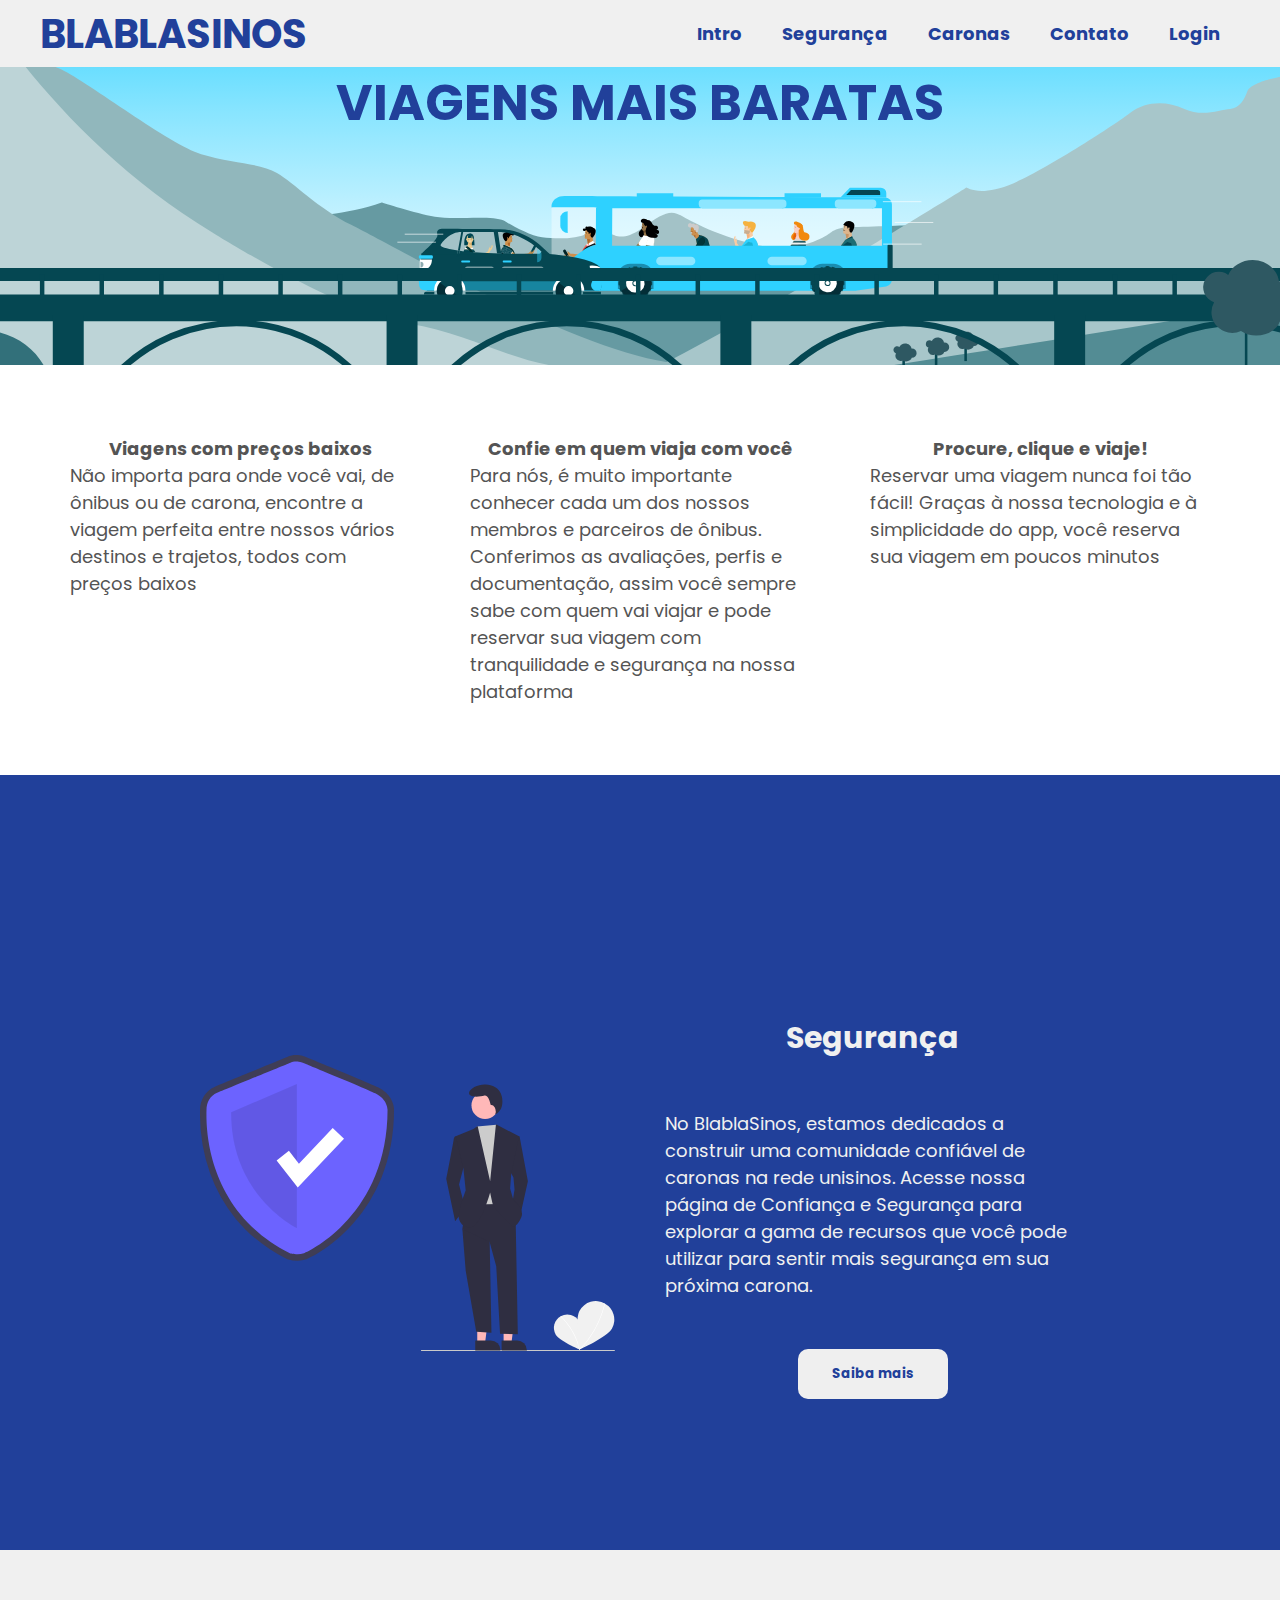
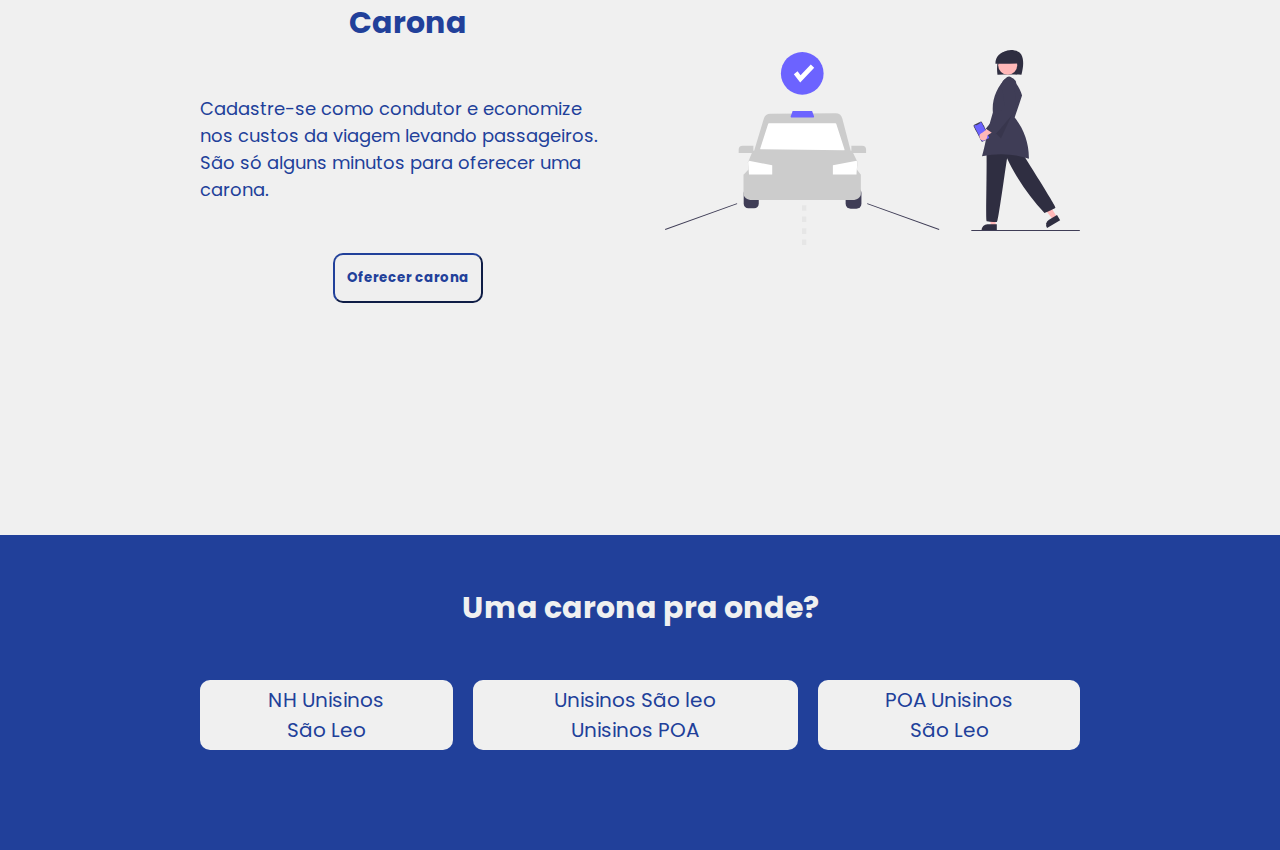
<file: index.html>
<!DOCTYPE html>
<html lang="en">
<head>
    <meta charset="UTF-8">
    <meta name="viewport" content="width=device-width, initial-scale=1.0">
    <title>Protype BlablaSinos</title>

    <!-- Link para as pastas -->
    <link rel="stylesheet" href="./css/style.css">
    <link rel="stylesheet" href="./img">

    <!-- Link para fonte -->
    <link rel="preconnect" href="https://fonts.googleapis.com">
    <link rel="preconnect" href="https://fonts.gstatic.com" crossorigin>
    <link href="https://fonts.googleapis.com/css2?family=Poppins:ital,wght@0,100;0,200;0,300;0,400;0,500;0,600;0,700;0,800;0,900;1,100;1,200;1,300;1,400;1,500;1,600;1,700;1,800;1,900&display=swap" rel="stylesheet">

    <!-- Link para ícones -->
    <link rel="stylesheet" href="https://cdnjs.cloudflare.com/ajax/libs/font-awesome/6.5.2/css/all.min.css"
        integrity="sha512-SnH5WK+bZxgPHs44uWIX+LLJAJ9/2PkPKZ5QiAj6Ta86w+fsb2TkcmfRyVX3pBnMFcV7oQPJkl9QevSCWr3W6A=="
        crossorigin="anonymous" referrerpolicy="no-referrer" />

</head>
<body class="main-bg">
    <!-- Menu de navegação -->
    <aside class="menu">
        <section class="main-content menu-content">
            <h1>
                <a href="#">BlablaSinos</a>
            </h1>

            <nav>
                <ul>
                    <li><a href="#intro">Intro</a></li>
                    <li><a href="#security">Segurança</a></li>
                    <li><a href="#ride">Caronas</a></li>
                    <li><a href="#">Contato</a></li>
                    <li><a href="#">Login</a></li>
                </ul>
            </nav>
        </section>
    </aside>

    <div class="menu-spacing"></div>

    <!-- Sessão com as 3 características primárias -->
    <section id="intro" class="intro main-bg section-main-height">
        <div class="intro-content">
            <div class="intro-img-text">
                <div class="intro-text">
                    <span>Viagens mais baratas</span>
                </div>
                <div class="intro-img">
                    <!-- <img class="zj5dd90" loading="eager" decoding="sync" src="https://cdn.blablacar.com/kairos/assets/images/carpool_blue_bus_large-30b3097694f4e465398f.svg" alt="" height="100%" width="100%" fetchpriority="high"> -->
                </div>
            </div>
            <div class="intro-top-3">
                <div class="intro-t1">
                    <i class="far fa-money-bill-alt"></i>
                    <h2>Viagens com preços baixos</h2>
                    <p>Não importa para onde você vai, de ônibus ou de carona, encontre a viagem perfeita entre nossos vários destinos e trajetos, todos com preços baixos</p>
                </div>
                <div class="intro-t2">
                    <i class="far fa-address-card"></i>
                    <h2>Confie em quem viaja com você</h2>
                    <p>Para nós, é muito importante conhecer cada um dos nossos membros e parceiros de ônibus. Conferimos as avaliações, perfis e documentação, assim você sempre sabe com quem vai viajar e pode reservar sua viagem com tranquilidade e segurança na nossa plataforma</p>
                </div>
                <div class="intro-t3">
                    <i class="fas fa-car-alt"></i>
                    <h2>Procure, clique e viaje!</h2>
                    <p>Reservar uma viagem nunca foi tão fácil! Graças à nossa tecnologia e à simplicidade do app, você reserva sua viagem em poucos minutos</p>
                </div>
            </div>
        </div>
    </section>

    <!-- Sessão falando sobre segurança -->
    <section id="security" class="main-bg section-second-height">
        <div class="security-content">
            <div class="security-img-text">
                <div class="security-img">
                    <img src="./img/undraw_security_on_re_e491.svg" alt="imagem aqui">
                </div>
                <div class="security-text-button">
                    <h2>Segurança</h2>
                    <p>No BlablaSinos, estamos dedicados a construir uma comunidade confiável de caronas na rede unisinos. Acesse nossa página de Confiança e Segurança para explorar a gama de recursos que você pode utilizar para sentir mais segurança em sua próxima carona.</p>
                    <button>Saiba mais</button>
                </div>
            </div>
        </div>
    </section>

    <!-- Sessão falando sobre caronas -->
    <section id="ride" class="white-bg section-second-height">
        <div class="ride-content">
            <div class="ride-text-img">
                <div class="ride-text">
                    <h2>Carona</h2>
                    <p>Cadastre-se como condutor e economize nos custos da viagem levando passageiros. São só alguns minutos para oferecer uma carona.</p>
                    <button>Oferecer carona</button>
                </div>
                <div class="ride-img">
                    <img src="./img/undraw_order_ride_re_372k.svg" alt="corrida">
                </div>
            </div>
        </div>
    </section>

    <!-- Sessão das 3 viagens mais comuns -->
    <section class="main-bg section-third-height">
        <div class="common-ride-content">
            <div class="common-ride-text">
                <h2>Uma carona pra onde?</h2>
            </div>
            <div class="common-ride-btns">
                <ul>
                    <li class="box-ride"><a href="">NH <i class="fas fa-chevron-right"></i> Unisinos São Leo</a></li>
                    <li class="box-ride"><a href="">Unisinos São leo <i class="fas fa-chevron-right"></i> Unisinos POA</a></li>
                    <li class="box-ride"><a href="">POA <i class="fas fa-chevron-right"></i> Unisinos São Leo</a></li>
                </ul>
            </div>
        </div>
    </section>
</body>
</html>
</file>
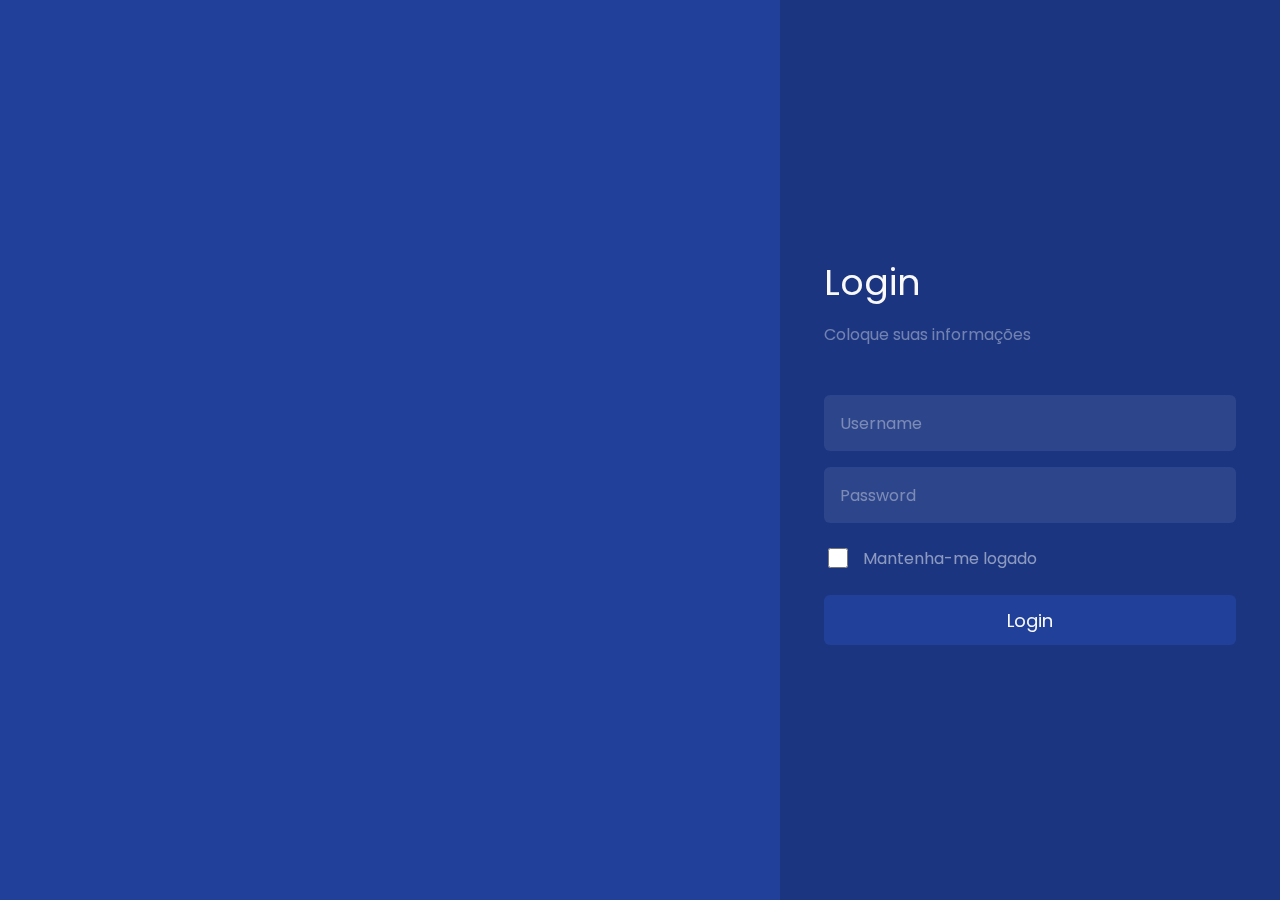
<file: login.html>
<!DOCTYPE html>
<html lang="en">
<head>
    <meta charset="UTF-8">
    <meta name="viewport" content="width=device-width, initial-scale=1.0">
    <title>Login Page</title>

    <!-- Link para as pastas -->
    <link rel="stylesheet" href="./css/login_style.css">

    <!-- Link para fonte -->
    <link rel="preconnect" href="https://fonts.googleapis.com">
    <link rel="preconnect" href="https://fonts.gstatic.com" crossorigin>
    <link href="https://fonts.googleapis.com/css2?family=Poppins:ital,wght@0,100;0,200;0,300;0,400;0,500;0,600;0,700;0,800;0,900;1,100;1,200;1,300;1,400;1,500;1,600;1,700;1,800;1,900&display=swap" rel="stylesheet">


</head>
<body>
    <div class="card">
        <h2>Login</h2>
        <h3>Coloque suas informações</h3>
        <form class="form">
            <input type="text" placeholder="Username">
            <input type="password" placeholder="Password">
            <label>
                <input type="checkbox">
                <span class="checkbox-text">
                    Mantenha-me logado
                </span>
            </label>
            <button type="submit">Login</button>
        </form>
    </div>
</body>
</html>
</file>
<file: css/style.css>
:root {
    --gap: 2rem;
    --white-color: #f0f0f0;
    --dark-gray-color: #545454;
    --primary-color: #21409a;
}

* {
    margin: 0;
    padding: 0;
}

html {
    font-size: 62.5%;
    scroll-behavior: smooth;
    font-family: 'Poppins';
}

body {
    font-size: 2rem;
    line-height: 1.5;
}

a {
    text-decoration: none;
}

h1 {
    text-transform: uppercase;
}

.main-bg {
    background-color: var(--primary-color);
    background-position: center center;
    color: var(--white-color);
}

.white-bg {
    background-color: var(--white-color);
    background-position: center center;
    color: var(--dark-gray-color);
}

.main-content {
    max-width: 120rem;
    margin: 0 auto;
    padding: var(--gap);
}

.section-main-height {
    min-height: 100vh;
    /* max-height: 65vh; */
}

.section-second-height {
    min-height: 65vh;
    padding-left: 15rem;
    padding-right: 15rem;
}

.section-third-height {
    min-height: 35vh;
    padding-left: 15rem;
    padding-right: 15rem;
}

/* -=-=-=- MENU INIT -=-=-=- */
.menu-spacing {
    height: 65px;
}

.menu {
    background-color: var(--white-color);
    position: fixed;
    top: 0;
    left: 0;
    right: 0;
    width: 100%;
    z-index: 1;
}

.menu-content {
    display: flex;
    justify-content: space-between;
    align-items: center;
    padding-top: 0;
    padding-bottom: 0;
}

.menu h1 {
    color: var(--primary-color);
}

.menu h1 a {
    color: inherit;
}

.menu ul {
    list-style: none;
    display: flex;
}

.menu ul li a {
    display: block;
    padding: 2rem;
    font-size: 1.8rem;
    font-weight: bold;
    color: var(--primary-color);
    position: relative;
}

.menu ul li a::after{
    content: '';
    position: absolute;
    bottom: 1rem;
    left: 50%;
    width: 0;
    height: 0.2rem;
    background: var(--primary-color);
    transition: all 300ms ease-in-out;
}

.menu ul li a:hover::after {
    width: 50%;
    left: 25%;
}

/* -=-=-=- INTRO INIT -=-=-=- */
.intro-content {
    display: flex;
    flex-direction: column;
}

.intro-img-text {
    display: flex;
    flex-flow: column wrap;
    /* justify-content: center; */
    align-items: center;
    background-image: url('../img/carpool_blue_bus_large-30b3097694f4e465398f.svg');
    background-size: cover;
    background-position: center center;
    height: 30rem;
}

.intro-text {
    font-size: 5rem;
    font-weight: bold;
    color: var(--primary-color);
    text-transform: uppercase;
}

.intro-top-3 {
    display: flex;
    align-items: firts baseline;
    justify-content: space-between;
    padding: 6rem;
    gap: 4rem;
    background-color: white;
}

.intro-top-3 i, h2, p {
    color: var(--dark-gray-color);
}

.intro-top-3 i {
    font-size: 3.5rem;
    display: flex;
    justify-content: center
}

.intro-top-3 h2, p {
    font-size: 1.8rem;
    display: flex;
    justify-content: center;
}

.intro-t1 {
    display: flex;
    flex-direction: column;
    border-radius: 10px;
    width: 40rem;
    padding: 1rem;
}

.intro-t2 {
    display: flex;
    flex-direction: column;
    border-radius: 10px;
    width: 40rem;
    padding: 1rem;
}

.intro-t3 {
    display: flex;
    flex-direction: column;
    border-radius: 10px;
    width: 40rem;
    padding: 1rem;
}

/* -=-=-=- SECURITY INIT -=-=-=- */

.security-content {
    position: relative;
    display: flex;
    align-items: center;
    justify-content: center;
    padding: 5rem;
}

.security-img-text {
    display: flex;
    align-items: center;
    justify-content: center;
    gap: 5rem;
}

.security-img {
    width: 100%;
}

.security-text-button {
    display: flex;
    flex-direction: column;
    align-items: center;
    width: 100%;
}

.security-img img{
    max-width: 100%;
    height: auto;
}

.security-text-button h2, .security-text-button p{
    color: #f0f0f0;
    margin-bottom: 5rem;
}

.security-text-button button {
    width: 15rem;
    height: 5rem;
    border: 0cm;
    border-radius: 10px;
    font-family: 'Poppins';
    font-weight: bold;
    color: var(--primary-color);
}

/* -=-=-=- RIDE INIT -=-=-=- */
.ride-content {
    position: relative;
    display: flex;
    align-items: center;
    justify-content: center;
    padding: 5rem;
}

.ride-text-img {
    display: flex;
    align-items: center;
    justify-content: center;
    gap: 5rem;
}

.ride-img {
    width: 100%;
}

.ride-img img{
    max-width: 100%;
    height: auto;
}

.ride-text {
    display: flex;
    flex-direction: column;
    align-items: center;
    width: 100%;
}

.ride-text h2, .ride-text p{
    color: var(--primary-color);
    margin-bottom: 5rem;
}

.ride-text button{
    width: 15rem;
    height: 5rem;
    border-radius: 10px;
    font-family: 'Poppins';
    font-weight: bold;
    border-color: var(--primary-color);
    color: var(--primary-color);
}

/* -=-=-=- COMMON-RIDE INIT -=-=-=- */
.common-ride-content {
    position: relative;
    display: flex;
    flex-direction: column;
    align-items: center;
    justify-content: center;
    padding: 5rem;
}

.common-ride-text h2{
    margin-bottom: 5rem;
    color: #f0f0f0;
}

.common-ride-btns ul{
    display: flex;
    align-items: center;
    justify-content: center;
    gap: 2rem;
}

.common-ride-btns li {
    list-style: none;
}

.common-ride-btns li a{
    color: var(--primary-color);
}

.box-ride {
    display: flex;
    align-items: center;
    justify-content: stretch;
    text-align: center;
    width: auto;
    height: 5rem;
    padding-top: 1rem;
    padding-bottom: 1rem;
    padding-inline: 5rem;
    border-radius: 10px; 
    background-color: #f0f0f0;
}
</file>
<file: css/login_style.css>
* {
    box-sizing: border-box;
}

@keyframes rotate {
    100% {
        background-position: 25% 50%;
    }
}

:root {
    --primary-color: #21409a;
    --white-color: #f0f0f0;
    --dark-gray-color: #545454;
}

body {
    display: grid;
    place-items: center;
    margin: 0;
    height: 100vh;
    padding: 0 24px;
    background-color: var(--primary-color);
    /* background-image: url('../img/Unisinos_symbol_bg_lightblue.png'); */
    background-repeat: repeat;
    background-size: 100px 100px;
    font-family: 'Poppins';
    color: #f9f9f9;
}

.card {
    width: 100%;
    margin: 0 20px;
    padding: 70px 30px 44px;
    border-radius: 20px;
    background-color: rgba(0, 0, 0, 17%);
    backdrop-filter: blur(10px);
}

@media (width >= 48px) {
    .card {
        margin: 0;
        width: 70%;
        min-width: 400px;
    }
}

@media (width >= 500px) {
    body {
        padding: 0;
    }
}

@media (width >= 628px) {
    .card {
        position: fixed;
        top: 0;
        right: 0;
        bottom: 0;
        padding: 0 44px;
        width: 50%;
        max-width: 500px;
        min-width: auto;
        display: flex;
        flex-direction: column;
        justify-content: center;
        border-radius: 0px;
    }
}

.card h2 {
    font-size: 36px;
    font-weight: 400;
    margin: 0 0 12px;
}

.card h3 {
    color: rgb(255 255 255 / 38%);
    margin: 0 0 48px;
    font-weight: 400;
    font-size: 16px;
}

.form {
    width: 100%;
    margin: 0;
    display: grid;
    gap: 16px;
}

.form :is(input, button) {
    width: 100%;
    height: 56px;
    border-radius: 6px;
    border: 0;
}

.form input {
    color: rgb(255 255 255 / 96%);
    background: rgb(255 255 255 / 8%);
    font-family: inherit;
    font-size: 16px;
    padding: 0 16px;
}

.form input:focus {
    outline: var(--primary-color);
}

.form input::placeholder {
    color: rgb(255 255 255 / 38%);
}

.form button {
    cursor: pointer;
    width: 100%;
    height: 50px;
    padding: 0 16px;
    background: var(--primary-color);
    color: #f9f9f9;
    border: 0;
    font-family: 'Poppins';
    font-size: large;
}

.form label {
    display: block;
    cursor: pointer;
    display: flex;
    align-items: center;
    gap: 12px;
    margin: 6px 0 8px;
    color: rgb(255 255 255 / 50%);
}

.form label input {
    width: 20px;
    height: 20px;
}

.checkbox {
    display: block;
    width: inherit;
    height: inherit;
    border: 3px solid rgb(255 255 255 / 18%);
    border-radius: 6px;
    transition: all 0.375s;
}
</file>
